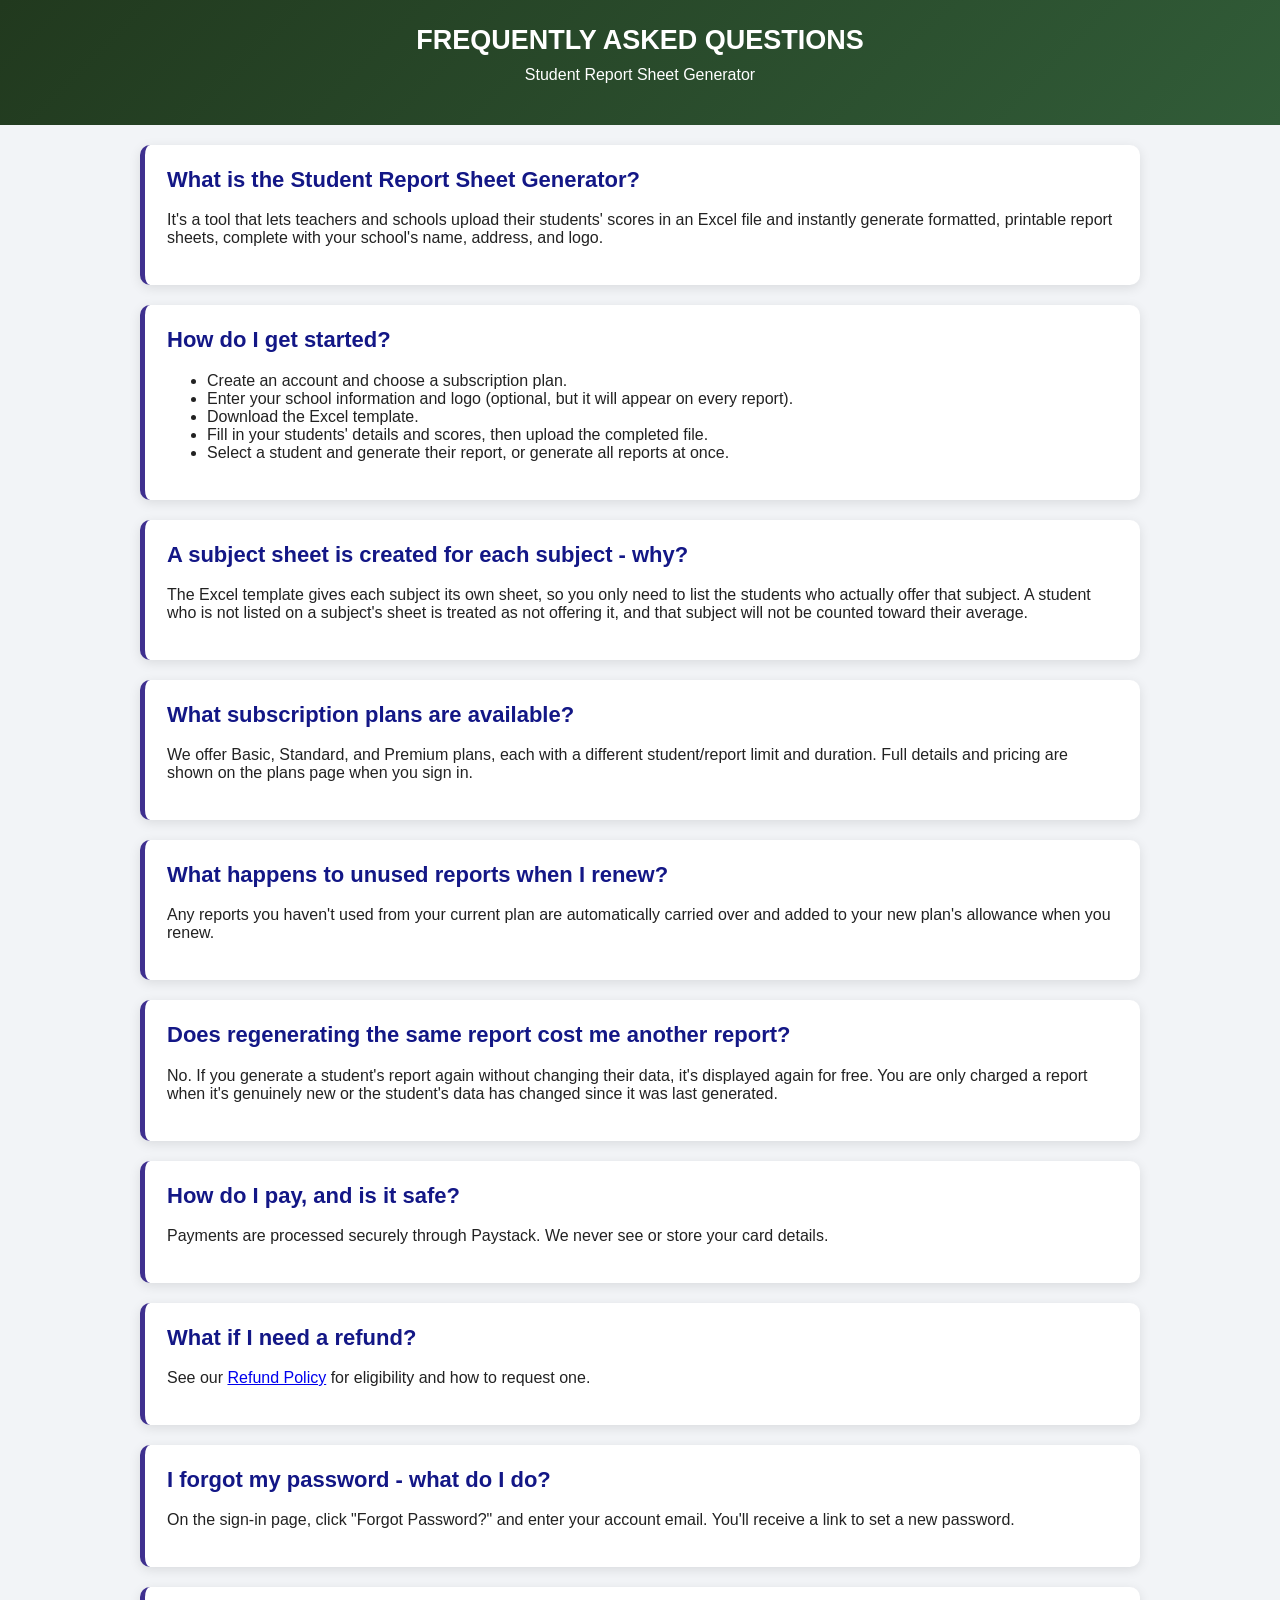
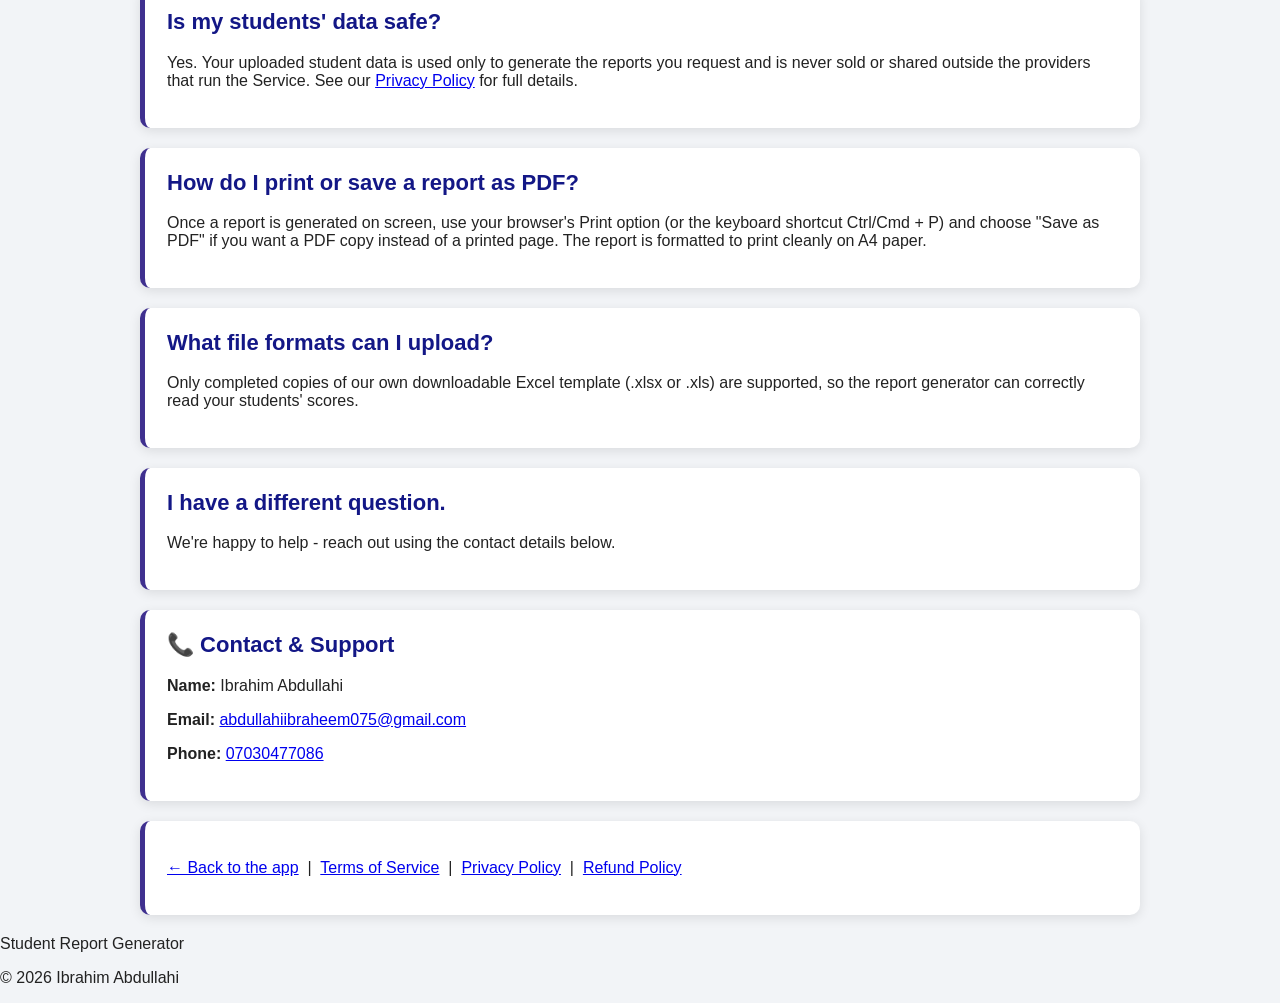
<file: faq.html>
<!DOCTYPE html>
<html lang="en">

<head>

    <meta charset="UTF-8">

    <meta
        name="viewport"
        content="width=device-width, initial-scale=1.0"
    >

    <title>FAQ - Student Report Sheet Generator</title>

    <link
        rel="stylesheet"
        href="style.css"
    >

</head>


<body>


    <header>

        <h1>
            FREQUENTLY ASKED QUESTIONS
        </h1>

        <p>
            Student Report Sheet Generator
        </p>

    </header>


    <main>

        <section class="card">

            <h2>
                What is the Student Report Sheet Generator?
            </h2>

            <p>
                It's a tool that lets teachers and schools upload their
                students' scores in an Excel file and instantly generate
                formatted, printable report sheets, complete with your
                school's name, address, and logo.
            </p>

        </section>


        <section class="card">

            <h2>
                How do I get started?
            </h2>

            <ul>

                <li>
                    Create an account and choose a subscription plan.
                </li>

                <li>
                    Enter your school information and logo (optional,
                    but it will appear on every report).
                </li>

                <li>
                    Download the Excel template.
                </li>

                <li>
                    Fill in your students' details and scores, then
                    upload the completed file.
                </li>

                <li>
                    Select a student and generate their report, or
                    generate all reports at once.
                </li>

            </ul>

        </section>


        <section class="card">

            <h2>
                A subject sheet is created for each subject - why?
            </h2>

            <p>
                The Excel template gives each subject its own sheet, so
                you only need to list the students who actually offer
                that subject. A student who is not listed on a subject's
                sheet is treated as not offering it, and that subject
                will not be counted toward their average.
            </p>

        </section>


        <section class="card">

            <h2>
                What subscription plans are available?
            </h2>

            <p>
                We offer Basic, Standard, and Premium plans, each with a
                different student/report limit and duration. Full
                details and pricing are shown on the plans page when you
                sign in.
            </p>

        </section>


        <section class="card">

            <h2>
                What happens to unused reports when I renew?
            </h2>

            <p>
                Any reports you haven't used from your current plan are
                automatically carried over and added to your new plan's
                allowance when you renew.
            </p>

        </section>


        <section class="card">

            <h2>
                Does regenerating the same report cost me another report?
            </h2>

            <p>
                No. If you generate a student's report again without
                changing their data, it's displayed again for free. You
                are only charged a report when it's genuinely new or the
                student's data has changed since it was last generated.
            </p>

        </section>


        <section class="card">

            <h2>
                How do I pay, and is it safe?
            </h2>

            <p>
                Payments are processed securely through Paystack. We
                never see or store your card details.
            </p>

        </section>


        <section class="card">

            <h2>
                What if I need a refund?
            </h2>

            <p>
                See our
                <a href="refund.html">Refund Policy</a>
                for eligibility and how to request one.
            </p>

        </section>


        <section class="card">

            <h2>
                I forgot my password - what do I do?
            </h2>

            <p>
                On the sign-in page, click "Forgot Password?" and enter
                your account email. You'll receive a link to set a new
                password.
            </p>

        </section>


        <section class="card">

            <h2>
                Is my students' data safe?
            </h2>

            <p>
                Yes. Your uploaded student data is used only to generate
                the reports you request and is never sold or shared
                outside the providers that run the Service. See our
                <a href="privacy.html">Privacy Policy</a>
                for full details.
            </p>

        </section>


        <section class="card">

            <h2>
                How do I print or save a report as PDF?
            </h2>

            <p>
                Once a report is generated on screen, use your browser's
                Print option (or the keyboard shortcut Ctrl/Cmd + P) and
                choose "Save as PDF" if you want a PDF copy instead of a
                printed page. The report is formatted to print cleanly on
                A4 paper.
            </p>

        </section>


        <section class="card">

            <h2>
                What file formats can I upload?
            </h2>

            <p>
                Only completed copies of our own downloadable Excel
                template (.xlsx or .xls) are supported, so the report
                generator can correctly read your students' scores.
            </p>

        </section>


        <section class="card">

            <h2>
                I have a different question.
            </h2>

            <p>
                We're happy to help - reach out using the contact details
                below.
            </p>

        </section>


        <section class="card" id="contactSection">

            <h2>
                📞 Contact &amp; Support
            </h2>

            <p>
                <strong>Name:</strong>
                Ibrahim Abdullahi
            </p>

            <p>
                <strong>Email:</strong>
                <a href="mailto:abdullahiibraheem075@gmail.com">
                    abdullahiibraheem075@gmail.com
                </a>
            </p>

            <p>
                <strong>Phone:</strong>
                <a href="tel:07030477086">
                    07030477086
                </a>
            </p>

        </section>


        <section class="card">

            <p>
                <a href="index.html">← Back to the app</a>
                &nbsp;|&nbsp;
                <a href="terms.html">Terms of Service</a>
                &nbsp;|&nbsp;
                <a href="privacy.html">Privacy Policy</a>
                &nbsp;|&nbsp;
                <a href="refund.html">Refund Policy</a>
            </p>

        </section>

    </main>


    <footer>

        <p>
            Student Report Generator
        </p>

        <p>
            © 2026 Ibrahim Abdullahi
        </p>

    </footer>


</body>

</html>
</file>
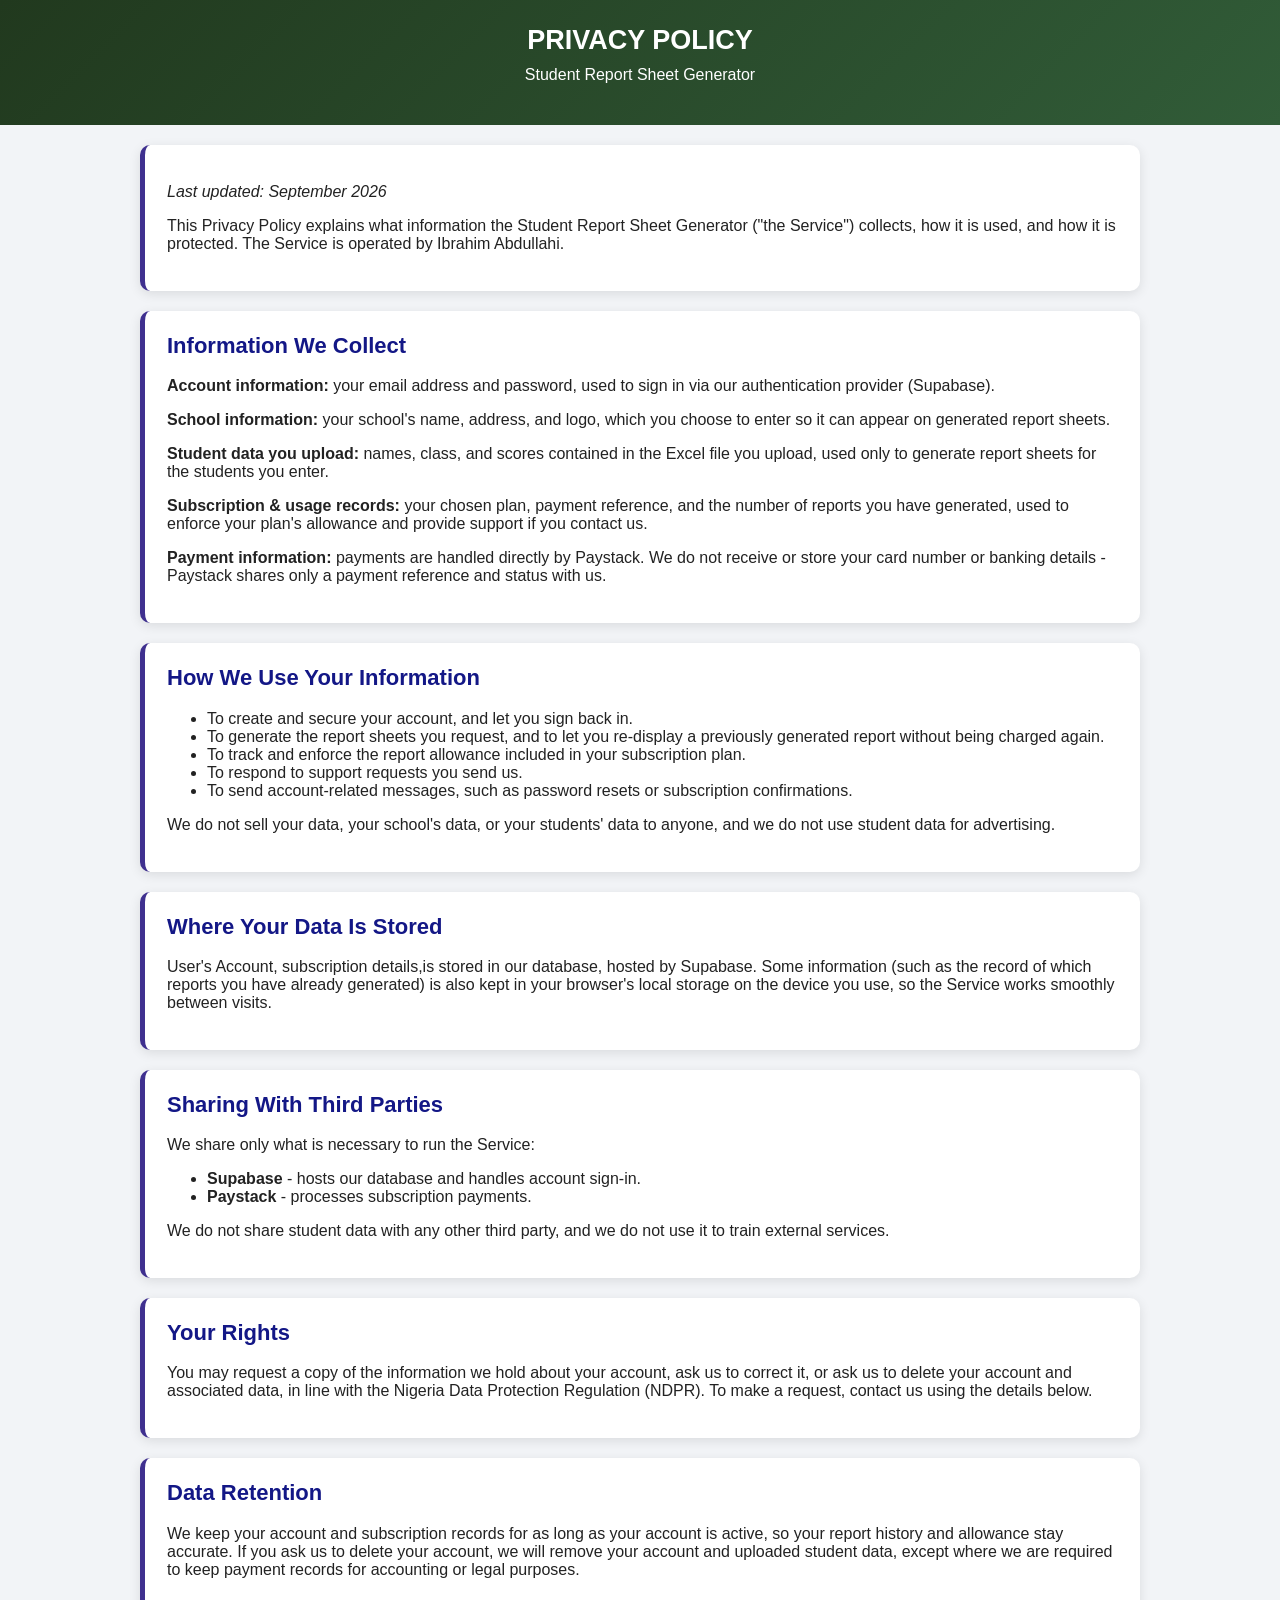
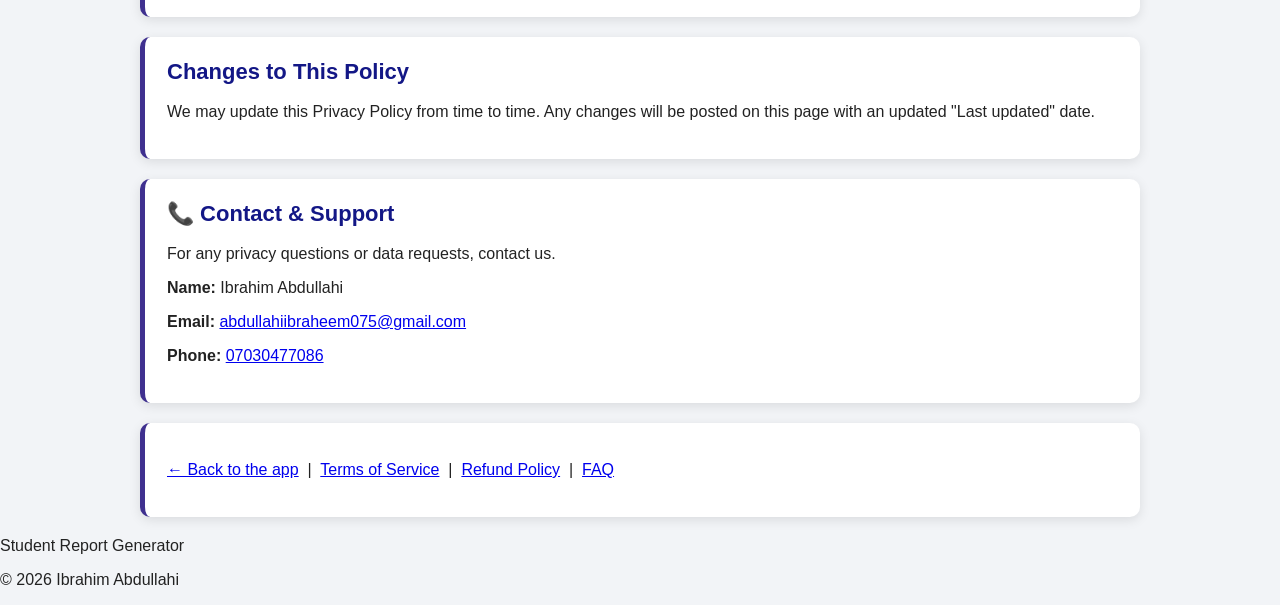
<file: privacy.html>
<!DOCTYPE html>
<html lang="en">

<head>

    <meta charset="UTF-8">

    <meta
        name="viewport"
        content="width=device-width, initial-scale=1.0"
    >

    <title>Privacy Policy - Student Report Sheet Generator</title>

    <link
        rel="stylesheet"
        href="style.css"
    >

</head>


<body>


    <header>

        <h1>
            PRIVACY POLICY
        </h1>

        <p>
            Student Report Sheet Generator
        </p>

    </header>


    <main>

        <section class="card">

            <p>
                <em>Last updated: September 2026</em>
            </p>

            <p>
                This Privacy Policy explains what information the
                Student Report Sheet Generator ("the Service") collects,
                how it is used, and how it is protected. The Service is
                operated by Ibrahim Abdullahi.
            </p>

        </section>


        <section class="card">

            <h2>
                Information We Collect
            </h2>

            <p>
                <strong>Account information:</strong>
                your email address and password, used to sign in via our
                authentication provider (Supabase).
            </p>

            <p>
                <strong>School information:</strong>
                your school's name, address, and logo, which you choose
                to enter so it can appear on generated report sheets.
            </p>

            <p>
                <strong>Student data you upload:</strong>
                names, class, and scores contained in the Excel file you
                upload, used only to generate report sheets for the
                students you enter.
            </p>

            <p>
                <strong>Subscription &amp; usage records:</strong>
                your chosen plan, payment reference, and the number of
                reports you have generated, used to enforce your plan's
                allowance and provide support if you contact us.
            </p>

            <p>
                <strong>Payment information:</strong>
                payments are handled directly by Paystack. We do not
                receive or store your card number or banking details -
                Paystack shares only a payment reference and status
                with us.
            </p>

        </section>


        <section class="card">

            <h2>
                How We Use Your Information
            </h2>

            <ul>

                <li>
                    To create and secure your account, and let you sign
                    back in.
                </li>

                <li>
                    To generate the report sheets you request, and to
                    let you re-display a previously generated report
                    without being charged again.
                </li>

                <li>
                    To track and enforce the report allowance included in
                    your subscription plan.
                </li>

                <li>
                    To respond to support requests you send us.
                </li>

                <li>
                    To send account-related messages, such as password
                    resets or subscription confirmations.
                </li>

            </ul>

            <p>
                We do not sell your data, your school's data, or your
                students' data to anyone, and we do not use student data
                for advertising.
            </p>

        </section>


        <section class="card">

            <h2>
                Where Your Data Is Stored
            </h2>

            <p>
                User's Account, subscription details,is stored in our
                database, hosted by Supabase. Some information (such as
                the record of which reports you have already generated)
                is also kept in your browser's local storage on the
                device you use, so the Service works smoothly between
                visits.
            </p>

        </section>


        <section class="card">

            <h2>
                Sharing With Third Parties
            </h2>

            <p>
                We share only what is necessary to run the Service:
            </p>

            <ul>

                <li>
                    <strong>Supabase</strong>
                    - hosts our database and handles account sign-in.
                </li>

                <li>
                    <strong>Paystack</strong>
                    - processes subscription payments.
                </li>

            </ul>

            <p>
                We do not share student data with any other third party,
                and we do not use it to train external services.
            </p>

        </section>


        <section class="card">

            <h2>
                Your Rights
            </h2>

            <p>
                You may request a copy of the information we hold about
                your account, ask us to correct it, or ask us to delete
                your account and associated data, in line with the
                Nigeria Data Protection Regulation (NDPR). To make a
                request, contact us using the details below.
            </p>

        </section>


        <section class="card">

            <h2>
                Data Retention
            </h2>

            <p>
                We keep your account and subscription records for as
                long as your account is active, so your report history
                and allowance stay accurate. If you ask us to delete your
                account, we will remove your account and uploaded student
                data, except where we are required to keep payment
                records for accounting or legal purposes.
            </p>

        </section>


        <section class="card">

            <h2>
                Changes to This Policy
            </h2>

            <p>
                We may update this Privacy Policy from time to time. Any
                changes will be posted on this page with an updated
                "Last updated" date.
            </p>

        </section>


        <section class="card" id="contactSection">

            <h2>
                📞 Contact &amp; Support
            </h2>

            <p>
                For any privacy questions or data requests, contact us.
            </p>

            <p>
                <strong>Name:</strong>
                Ibrahim Abdullahi
            </p>

            <p>
                <strong>Email:</strong>
                <a href="mailto:abdullahiibraheem075@gmail.com">
                    abdullahiibraheem075@gmail.com
                </a>
            </p>

            <p>
                <strong>Phone:</strong>
                <a href="tel:07030477086">
                    07030477086
                </a>
            </p>

        </section>


        <section class="card">

            <p>
                <a href="index.html">← Back to the app</a>
                &nbsp;|&nbsp;
                <a href="terms.html">Terms of Service</a>
                &nbsp;|&nbsp;
                <a href="refund.html">Refund Policy</a>
                &nbsp;|&nbsp;
                <a href="faq.html">FAQ</a>
            </p>

        </section>

    </main>


    <footer>

        <p>
            Student Report Generator
        </p>

        <p>
            © 2026 Ibrahim Abdullahi
        </p>

    </footer>


</body>

</html>
</file>
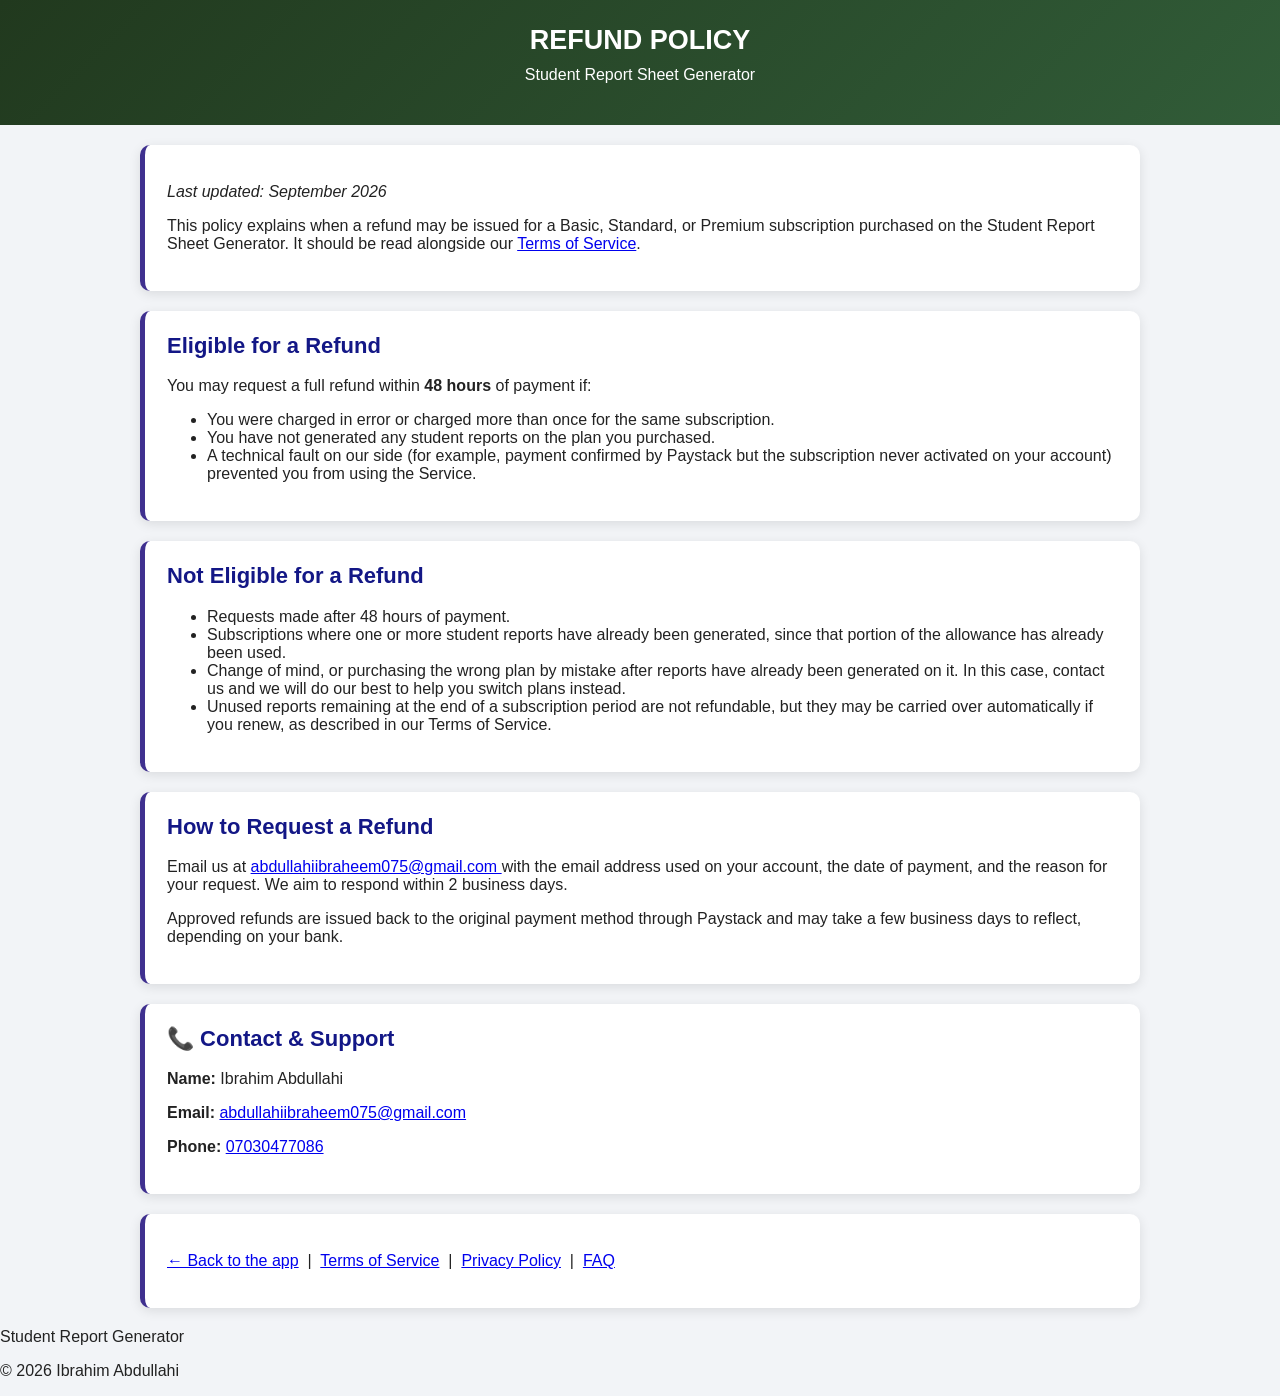
<file: refund.html>
<!DOCTYPE html>
<html lang="en">

<head>

    <meta charset="UTF-8">

    <meta
        name="viewport"
        content="width=device-width, initial-scale=1.0"
    >

    <title>Refund Policy - Student Report Sheet Generator</title>

    <link
        rel="stylesheet"
        href="style.css"
    >

</head>


<body>


    <header>

        <h1>
            REFUND POLICY
        </h1>

        <p>
            Student Report Sheet Generator
        </p>

    </header>


    <main>

        <section class="card">

            <p>
                <em>Last updated: September 2026</em>
            </p>

            <p>
                This policy explains when a refund may be issued for a
                Basic, Standard, or Premium subscription purchased on
                the Student Report Sheet Generator. It should be read
                alongside our
                <a href="terms.html">Terms of Service</a>.
            </p>

        </section>


        <section class="card">

            <h2>
                Eligible for a Refund
            </h2>

            <p>
                You may request a full refund within
                <strong>48 hours</strong>
                of payment if:
            </p>

            <ul>

                <li>
                    You were charged in error or charged more than once
                    for the same subscription.
                </li>

                <li>
                    You have not generated any student reports on the
                    plan you purchased.
                </li>

                <li>
                    A technical fault on our side (for example, payment
                    confirmed by Paystack but the subscription never
                    activated on your account) prevented you from using
                    the Service.
                </li>

            </ul>

        </section>


        <section class="card">

            <h2>
                Not Eligible for a Refund
            </h2>

            <ul>

                <li>
                    Requests made after 48 hours of payment.
                </li>

                <li>
                    Subscriptions where one or more student reports have
                    already been generated, since that portion of the
                    allowance has already been used.
                </li>

                <li>
                    Change of mind, or purchasing the wrong plan by
                    mistake after reports have already been generated on
                    it. In this case, contact us and we will do our best
                    to help you switch plans instead.
                </li>

                <li>
                    Unused reports remaining at the end of a subscription
                    period are not refundable, but they may be carried
                    over automatically if you renew, as described in our
                    Terms of Service.
                </li>

            </ul>

        </section>


        <section class="card">

            <h2>
                How to Request a Refund
            </h2>

            <p>
                Email us at
                <a href="mailto:abdullahiibraheem075@gmail.com">
                    abdullahiibraheem075@gmail.com
                </a>
                with the email address used on your account, the date
                of payment, and the reason for your request. We aim to
                respond within 2 business days.
            </p>

            <p>
                Approved refunds are issued back to the original payment
                method through Paystack and may take a few business days
                to reflect, depending on your bank.
            </p>

        </section>


        <section class="card" id="contactSection">

            <h2>
                📞 Contact &amp; Support
            </h2>

            <p>
                <strong>Name:</strong>
                Ibrahim Abdullahi
            </p>

            <p>
                <strong>Email:</strong>
                <a href="mailto:abdullahiibraheem075@gmail.com">
                    abdullahiibraheem075@gmail.com
                </a>
            </p>

            <p>
                <strong>Phone:</strong>
                <a href="tel:07030477086">
                    07030477086
                </a>
            </p>

        </section>


        <section class="card">

            <p>
                <a href="index.html">← Back to the app</a>
                &nbsp;|&nbsp;
                <a href="terms.html">Terms of Service</a>
                &nbsp;|&nbsp;
                <a href="privacy.html">Privacy Policy</a>
                &nbsp;|&nbsp;
                <a href="faq.html">FAQ</a>
            </p>

        </section>

    </main>


    <footer>

        <p>
            Student Report Generator
        </p>

        <p>
            © 2026 Ibrahim Abdullahi
        </p>

    </footer>


</body>

</html>
</file>
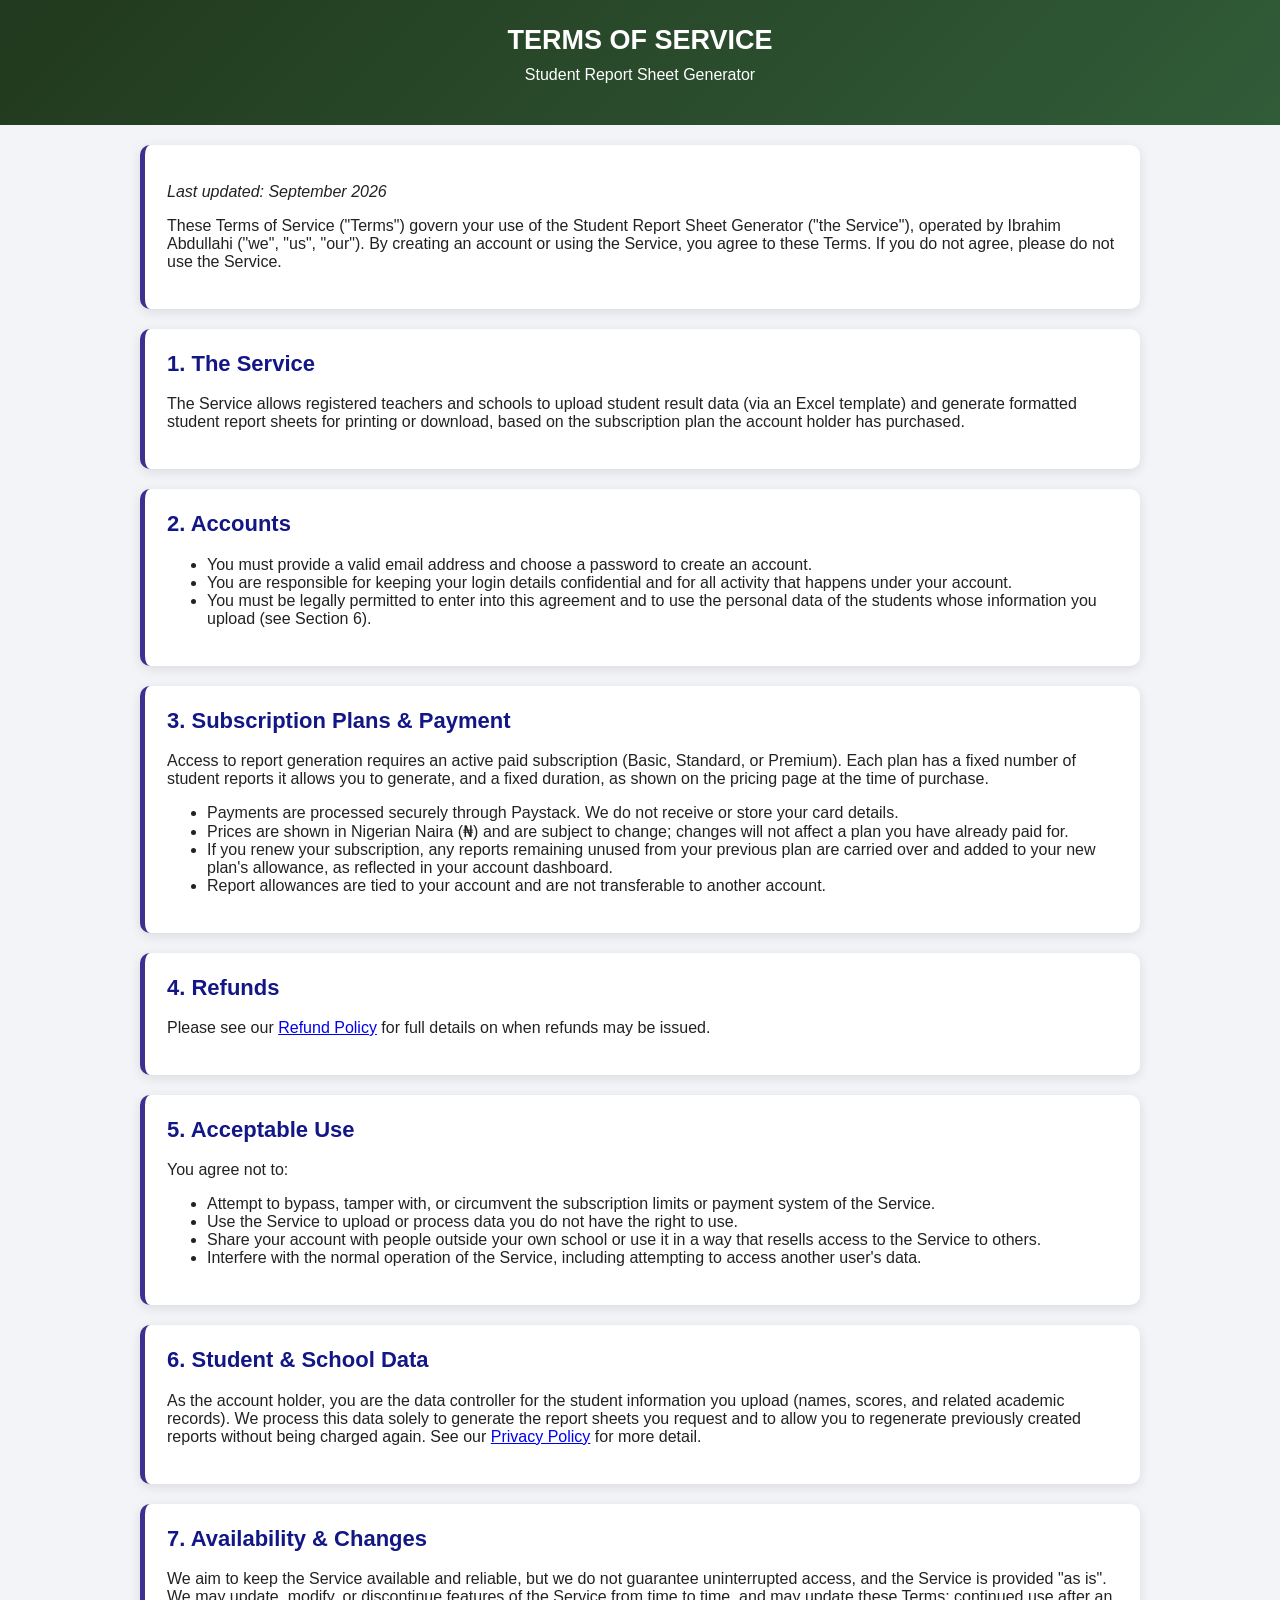
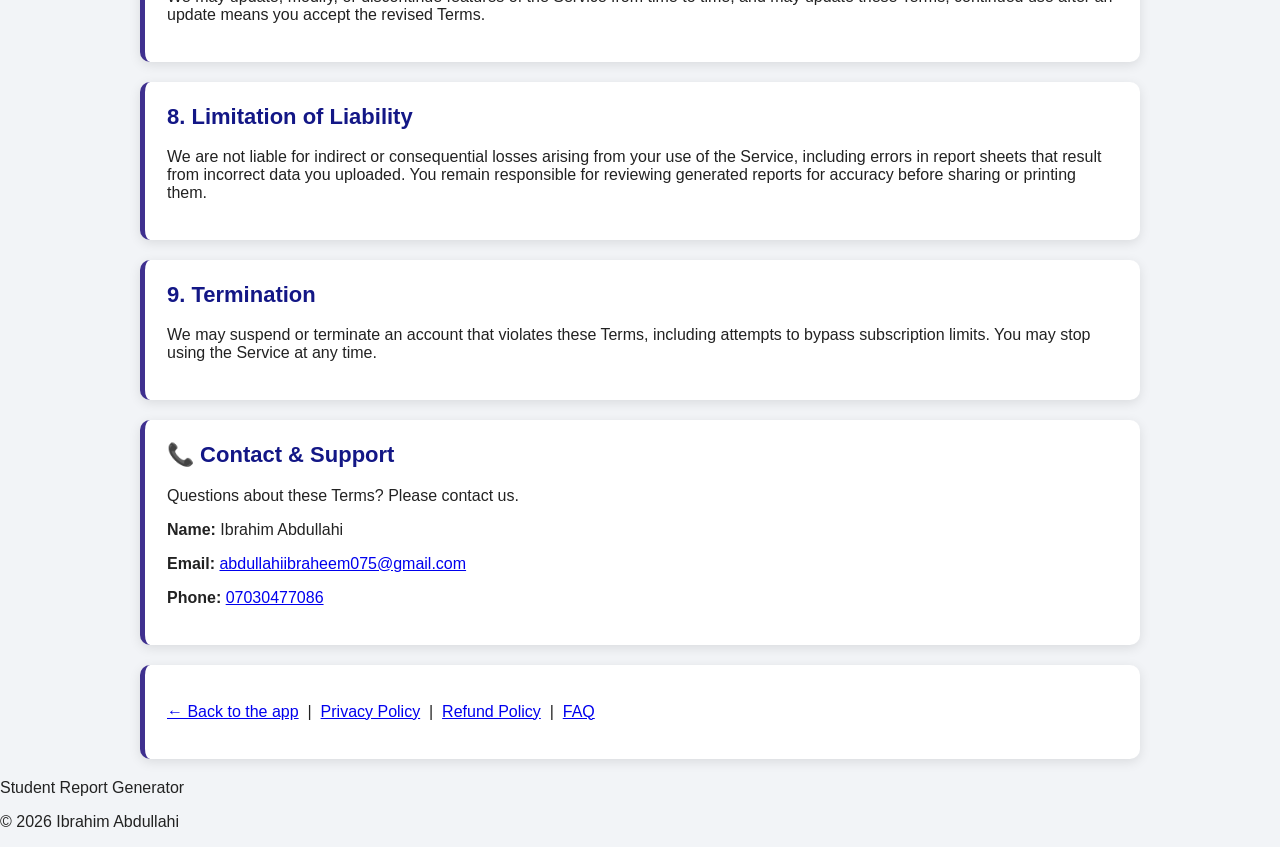
<file: terms.html>
<!DOCTYPE html>
<html lang="en">

<head>

    <meta charset="UTF-8">

    <meta
        name="viewport"
        content="width=device-width, initial-scale=1.0"
    >

    <title>Terms of Service - Student Report Sheet Generator</title>

    <link
        rel="stylesheet"
        href="style.css"
    >

</head>


<body>


    <header>

        <h1>
            TERMS OF SERVICE
        </h1>

        <p>
            Student Report Sheet Generator
        </p>

    </header>


    <main>

        <section class="card">

            <p>
                <em>Last updated: September 2026</em>
            </p>

            <p>
                These Terms of Service ("Terms") govern your use of the
                Student Report Sheet Generator ("the Service"), operated
                by Ibrahim Abdullahi ("we", "us", "our"). By creating an
                account or using the Service, you agree to these Terms.
                If you do not agree, please do not use the Service.
            </p>

        </section>


        <section class="card">

            <h2>
                1. The Service
            </h2>

            <p>
                The Service allows registered teachers and schools to
                upload student result data (via an Excel template) and
                generate formatted student report sheets for printing
                or download, based on the subscription plan the account
                holder has purchased.
            </p>

        </section>


        <section class="card">

            <h2>
                2. Accounts
            </h2>

            <ul>

                <li>
                    You must provide a valid email address and choose a
                    password to create an account.
                </li>

                <li>
                    You are responsible for keeping your login details
                    confidential and for all activity that happens under
                    your account.
                </li>

                <li>
                    You must be legally permitted to enter into this
                    agreement and to use the personal data of the
                    students whose information you upload (see Section 6).
                </li>

            </ul>

        </section>


        <section class="card">

            <h2>
                3. Subscription Plans &amp; Payment
            </h2>

            <p>
                Access to report generation requires an active paid
                subscription (Basic, Standard, or Premium). Each plan
                has a fixed number of student reports it allows you to
                generate, and a fixed duration, as shown on the pricing
                page at the time of purchase.
            </p>

            <ul>

                <li>
                    Payments are processed securely through Paystack. We
                    do not receive or store your card details.
                </li>

                <li>
                    Prices are shown in Nigerian Naira (₦) and are
                    subject to change; changes will not affect a plan
                    you have already paid for.
                </li>

                <li>
                    If you renew your subscription, any reports remaining
                    unused from your previous plan are carried over and
                    added to your new plan's allowance, as reflected in
                    your account dashboard.
                </li>

                <li>
                    Report allowances are tied to your account and are
                    not transferable to another account.
                </li>

            </ul>

        </section>


        <section class="card">

            <h2>
                4. Refunds
            </h2>

            <p>
                Please see our
                <a href="refund.html">Refund Policy</a>
                for full details on when refunds may be issued.
            </p>

        </section>


        <section class="card">

            <h2>
                5. Acceptable Use
            </h2>

            <p>
                You agree not to:
            </p>

            <ul>

                <li>
                    Attempt to bypass, tamper with, or circumvent the
                    subscription limits or payment system of the Service.
                </li>

                <li>
                    Use the Service to upload or process data you do not
                    have the right to use.
                </li>

                <li>
                    Share your account with people outside your own
                    school or use it in a way that resells access to
                    the Service to others.
                </li>

                <li>
                    Interfere with the normal operation of the Service,
                    including attempting to access another user's data.
                </li>

            </ul>

        </section>


        <section class="card">

            <h2>
                6. Student &amp; School Data
            </h2>

            <p>
                As the account holder, you are the data controller for
                the student information you upload (names, scores, and
                related academic records). We process this data solely
                to generate the report sheets you request and to allow
                you to regenerate previously created reports without
                being charged again. See our
                <a href="privacy.html">Privacy Policy</a>
                for more detail.
            </p>

        </section>


        <section class="card">

            <h2>
                7. Availability &amp; Changes
            </h2>

            <p>
                We aim to keep the Service available and reliable, but we
                do not guarantee uninterrupted access, and the Service is
                provided "as is". We may update, modify, or discontinue
                features of the Service from time to time, and may update
                these Terms; continued use after an update means you
                accept the revised Terms.
            </p>

        </section>


        <section class="card">

            <h2>
                8. Limitation of Liability
            </h2>

            <p>
                We are not liable for indirect or consequential losses
                arising from your use of the Service, including errors
                in report sheets that result from incorrect data you
                uploaded. You remain responsible for reviewing generated
                reports for accuracy before sharing or printing them.
            </p>

        </section>


        <section class="card">

            <h2>
                9. Termination
            </h2>

            <p>
                We may suspend or terminate an account that violates
                these Terms, including attempts to bypass subscription
                limits. You may stop using the Service at any time.
            </p>

        </section>


        <section class="card" id="contactSection">

            <h2>
                📞 Contact &amp; Support
            </h2>

            <p>
                Questions about these Terms? Please contact us.
            </p>

            <p>
                <strong>Name:</strong>
                Ibrahim Abdullahi
            </p>

            <p>
                <strong>Email:</strong>
                <a href="mailto:abdullahiibraheem075@gmail.com">
                    abdullahiibraheem075@gmail.com
                </a>
            </p>

            <p>
                <strong>Phone:</strong>
                <a href="tel:07030477086">
                    07030477086
                </a>
            </p>

        </section>


        <section class="card">

            <p>
                <a href="index.html">← Back to the app</a>
                &nbsp;|&nbsp;
                <a href="privacy.html">Privacy Policy</a>
                &nbsp;|&nbsp;
                <a href="refund.html">Refund Policy</a>
                &nbsp;|&nbsp;
                <a href="faq.html">FAQ</a>
            </p>

        </section>

    </main>


    <footer>

        <p>
            Student Report Generator
        </p>

        <p>
            © 2026 Ibrahim Abdullahi
        </p>

    </footer>


</body>

</html>
</file>
<file: style.css>
/* =========================================================
   GENERAL PAGE
   ========================================================= */

* {
    box-sizing: border-box;
}

html,
body {
    margin: 0;
    padding: 0;
    font-family: Arial, sans-serif;
    background: #f2f4f7;
    color: #222;
}


/* =========================================================
   HEADER
   ========================================================= */

header {
    background: linear-gradient(135deg, #21391e, #315c38);
    color: white;
    text-align: center;
    padding: 25px 15px;
}

header h1 {
    margin: 0;
    font-size: 27px;
    font-weight: 800;
}

header p {
    margin-top: 10px;
    font-size: 16px;
}


/* =========================================================
   MAIN
   ========================================================= */

main {
    width: 95%;
    max-width: 1000px;
    margin: 20px auto;
}


/* =========================================================
   CARDS
   ========================================================= */

.card {
    background: white;
    padding: 22px;
    margin-bottom: 20px;
    border-radius: 10px;
    border-left: 5px solid #3f308f;
    box-shadow: 0 3px 12px rgba(0, 0, 0, 0.10);
}

.card h2 {
    margin-top: 0;
    color: #131786;
    font-size: 22px;
}


/* =========================================================
   BUTTONS
   ========================================================= */

button {
    background: linear-gradient(135deg, #3f308f, #5946b8);
    color: white;
    border: none;
    padding: 12px 20px;
    margin: 8px 8px 8px 0;
    border-radius: 15px;
    cursor: pointer;
    font-size: 15px;
    font-weight: bold;
}

button:hover {
    opacity: 0.88;
    transform: translateY(-1px);
}
.back-to-app-button {
    display: block;
    width: 100%;
    max-width: 300px;
    margin: 0 auto 20px;
    padding: 12px 20px;
    border: none;
    border-radius: 8px;
    background: #555;
    color: white;
    font-size: 16px;
    font-weight: bold;
    cursor: pointer;
}

.back-to-app-button:hover {
    opacity: 0.9;
}

.forgot-button {
  display: block;
  margin-top: 15px;
  text-align: center;
  color: #0c21e2;
  text-decoration: underline;
  cursor: pointer;
  font-weight: bold;
  font-size: 17px;
}

.forgot-button:hover {
  color: #0b263f;
}


/* =========================================================
   INPUTS
   ========================================================= */

input[type="file"] {
    width: 100%;
    padding: 12px;
    border: 1px solid #bbb;
    border-radius: 6px;
    background: #fafafa;
}

select {
    padding: 11px;
    min-width: 250px;
    border: 1px solid #aaa;
    border-radius: 6px;
    margin: 8px;
    font-size: 15px;
}

#fileStatus {
    font-weight: bold;
}


/* =========================================================
   SUBSCRIPTION
   ========================================================= */

.subscription-section {
    max-width: 1100px;
    margin: 30px auto;
    padding: 20px;
    text-align: center;
}

.subscription-section h2 {
    margin-bottom: 8px;
    color: #21391e;
}

.subscription-intro {
    margin-bottom: 25px;
}

.plans-container {
    display: flex;
    gap: 20px;
    justify-content: center;
    align-items: stretch;
    flex-wrap: wrap;
}

.plan-card {
    width: 280px;
    padding: 25px;
    border-radius: 12px;
    background: white;
    box-shadow: 0 3px 12px rgba(0, 0, 0, 0.12);
    position: relative;
    text-align: left;
    border-top: 5px solid #3f308f;
}

.plan-card h3 {
    text-align: center;
    font-size: 24px;
    color: #21391e;
}

.plan-price {
    text-align: center;
    font-size: 30px;
    font-weight: bold;
    margin: 15px 0;
    color: #3f308f;
}

.plan-price span {
    display: block;
    font-size: 14px;
    font-weight: normal;
    color: #555;
}

.plan-card p {
    text-align: center;
}

.plan-card li {
    margin: 10px 0;
}

.subscribe-button {
    width: 100%;
    padding: 12px;
    border: none;
    border-radius: 7px;
    cursor: pointer;
    font-size: 16px;
    font-weight: bold;
}

.popular-plan {
    border: 3px solid #2563eb;
}

.popular-label {
    text-align: center;
    font-size: 12px;
    font-weight: bold;
    margin-bottom: 10px;
}


/* =========================================================
   REPORT CONTAINER
   ========================================================= */

#reportContainer {
    width: 100%;
    height: auto;
    overflow: visible;
}


/* =========================================================
   REPORT SHEET
   ========================================================= */

.report {
    width: 100%;
    max-width: 210mm;
    min-height: 277mm;

    margin: 25px auto;
    padding: 10mm;

    background: white;

    border: 1px solid #ccc;

    box-shadow:
        0 3px 15px rgba(0, 0, 0, 0.12);

    color: #222;

    font-family: Arial, sans-serif;

    overflow: visible;
}


/* =========================================================
   SCHOOL HEADER
   ========================================================= */

.school-header {
    text-align: center;

    border-bottom:
        3px solid #315c38;

    padding-bottom: 12px;

    margin-bottom: 15px;
}

.school-header h1 {
    margin: 0;

    font-size: 26px;

    font-weight: 800;

    color: #21391e;
}

.school-header h2 {
    margin: 8px 0;

    font-size: 20px;

    color: #3f308f;

    font-weight: 800;
}

.school-header p {
    margin: 4px 0;

    font-size: 15px;
}


/* =========================================================
   STUDENT INFORMATION
   ========================================================= */

.student-info {
    display: grid;

    grid-template-columns:
        1fr 1fr;

    gap: 7px;

    margin-bottom: 16px;
}

.student-info div {
    padding: 8px 10px;

    border:
        1px solid #c8d4cc;

    border-radius: 5px;

    background: #f4f8f5;

    font-size: 15px;

    font-weight: bold;
}

.student-info div strong {
    color: #21391e;
}


/* =========================================================
   RESULT TABLE
   ========================================================= */

.result-table {
    width: 100%;

    border-collapse:
        collapse;

    margin-top: 12px;
}

.result-table th,
.result-table td {
    border:
        1px solid #333;

    padding: 8px;

    text-align: center;

    font-size: 14px;
}

.result-table th {
    background: #315c38;

    color: white;

    font-weight: bold;
}

.result-table tr:nth-child(even) {
    background: #f5f8f5;
}

.subject-name {
    text-align: left !important;

    font-weight: bold;
}


/* =========================================================
   SUMMARY
   ========================================================= */

.summary {
    margin-top: 12px;

    border:
        1px solid #9daaa0;

    border-left:
        5px solid #3f308f;

    border-radius: 6px;

    padding: 10px;

    background: #f7f7fb;

    display: grid;

    grid-template-columns:
        repeat(4, 1fr);

    gap: 8px;
}

.summary p {
    margin: 0;

    padding: 6px;

    text-align: center;

    font-weight: bold;

    font-size: 14px;
}

.summary strong {
    display: block;

    color: #3f308f;

    margin-bottom: 3px;
}

.position-value {
    display: block;

    font-size: 18px;

    font-weight: 800;

    color: #30246f;
}


/* =========================================================
   BEHAVIORAL SECTION
   ========================================================= */

.behavior-section {
    margin-top: 15px;

    width: 100%;
}

.behavior-section h3 {
    margin: 0 0 5px 0;

    padding: 7px 9px;

    background: #e8edf5;

    color: #21391e;

    border-left:
        4px solid #3f308f;

    font-size: 15px;
}

.behavior-section > p {
    margin: 4px 0 6px 0;

    font-size: 11px;

    color: #555;
}


/* =========================================================
   BEHAVIOR TABLE
   ========================================================= */

.behavior-table {
    width: 100%;

    border-collapse:
        collapse;

    table-layout:
        fixed;
}

.behavior-table th,
.behavior-table td {
    border:
        1px solid #999;

    padding:
        7px 4px;

    text-align:
        center;

    vertical-align:
        middle;

    font-size:
        11px;
}

.behavior-table th {
    background:
        #eef3ea;

    color:
        #21391e;

    font-weight:
        bold;
}

.behavior-table td {
    background:
        #ffffff;
}

.behavior-table th:first-child,
.behavior-table td:first-child {
    width: 18%;

    font-weight:
        bold;
}

.behavior-table th:nth-child(2),
.behavior-table td:nth-child(2),
.behavior-table th:nth-child(3),
.behavior-table td:nth-child(3),
.behavior-table th:nth-child(4),
.behavior-table td:nth-child(4),
.behavior-table th:nth-child(5),
.behavior-table td:nth-child(5),
.behavior-table th:nth-child(6),
.behavior-table td:nth-child(6) {
    width: 16.4%;
}

.behavior-table .trait-title {
    font-weight:
        bold;

    text-align:
        center;
}

.behavior-table .trait-rating {
    font-size:
        14px;

    font-weight:
        bold;

    color:
        #3f308f;
}


/* =========================================================
   COMMENTS
   ========================================================= */

.comments {
    margin-top: 15px;
}

.comments p {
    margin:
        7px 0 3px 0;

    font-size:
        13px;
}

.comment-box {
    border:
        1px solid #aaa;

    border-radius:
        4px;

    min-height:
        35px;

    padding:
        6px 8px;

    background:
        #fafafa;

    font-size:
        12px;
}


/* =========================================================
   PRINT
   ========================================================= */

@media print {

    @page {
        size: A4 portrait;
        margin: 8mm;
    }

    html,
    body {
        margin: 0 !important;
        padding: 0 !important;
        width: 100% !important;
        background: white !important;
        overflow: visible !important;
    }

    /* -----------------------------------------------------
       HIDE WEBSITE INTERFACE
       ----------------------------------------------------- */

    header,
    footer,
    button,
    input,
    select,
    .card,
    #authSection,
    #subscriptionPlans,
    #subscriptionStatus,
    #subscriptionSection,
    #step3,
    .step3,
    .generate-section,
    .controls {
        display: none !important;
    }

    /* -----------------------------------------------------
       SHOW ONLY THE REPORT SECTION
       ----------------------------------------------------- */

    #reportSection {
    display: none !important;
}

    #reportContainer {
        display: block !important;
        width: 100% !important;
        margin: 0 !important;
        padding: 0 !important;
        background: white !important;
        overflow: visible !important;
    }

    /* -----------------------------------------------------
       EACH STUDENT REPORT
       ----------------------------------------------------- */

    .report {
        display: block !important;

        width: 100% !important;
        max-width: none !important;

        min-height: 0 !important;
        height: auto !important;

        margin: 0 !important;
        padding: 5mm !important;

        background: white !important;

        border: none !important;
        box-shadow: none !important;

        overflow: visible !important;

        page-break-inside: avoid !important;
        break-inside: avoid !important;

        page-break-after: always !important;
        break-after: page !important;
    }

    /* -----------------------------------------------------
       START EACH NEW STUDENT ON A NEW PAGE
       ----------------------------------------------------- */

    .report + .report {
        page-break-before: always !important;
        break-before: page !important;
    }

    /* -----------------------------------------------------
       DO NOT CREATE AN EXTRA BLANK PAGE AFTER LAST REPORT
       ----------------------------------------------------- */

    .report:last-child {
        page-break-after: auto !important;
        break-after: auto !important;
    }

    /* -----------------------------------------------------
       HIDE POSSIBLE FOOTER ELEMENTS
       ----------------------------------------------------- */

    body > footer,
    footer,
    .footer,
    #footer,
    .site-footer,
    .page-footer {
        display: none !important;
    }

    /* -----------------------------------------------------
       KEEP REPORT CONTENT TOGETHER
       ----------------------------------------------------- */

    .school-header,
    .student-info,
    .result-table,
    .summary,
    .behavior-section,
    .behavior-table,
    .comments {
        page-break-inside: avoid !important;
        break-inside: avoid !important;
    }

    /* -----------------------------------------------------
       TABLES
       ----------------------------------------------------- */

    table {
        border-collapse: collapse !important;
    }

    .result-table tr,
    .behavior-table tr {
        page-break-inside: avoid !important;
        break-inside: avoid !important;
    }

    /* -----------------------------------------------------
       PRESERVE REPORT COLOURS
       ----------------------------------------------------- */

    .report,
    .report * {
        -webkit-print-color-adjust: exact !important;
        print-color-adjust: exact !important;
    }
}

@media print {
  .master-sheet-table-scroll {
    overflow: visible !important;
  }

  .master-sheet-table {
    width: 100% !important;
    table-layout: fixed;
    font-size: 9px;
  }

  .master-sheet-table th,
  .master-sheet-table td {
    padding: 2px 3px;
    word-break: break-word;
  }

  .master-sheet-class {
    page-break-inside: auto;
  }

  .master-sheet-class-title {
    page-break-after: avoid;
    page-break-inside: avoid;
  }

  .master-sheet-table thead {
    display: table-header-group;
  }

  .master-sheet-table tr {
    page-break-inside: avoid;
  }

  .master-sheet-title {
    margin: 0 0 6px 0;
    font-size: 14px;
  }

  @page {
    size: A4 landscape;
    margin: 8mm;
  }
}

/* =========================================================
   MOBILE SCREEN
   ========================================================= */

@media screen and (max-width: 600px) {

    header h1 {
        font-size: 21px;
    }

    main {
        width: 96%;
    }

    .student-info {
        grid-template-columns:
            1fr;
    }

    select {
        width: 100%;

        margin:
            8px 0;
    }

    button {
        width: 100%;

        margin:
            5px 0;
    }

    .report {
        padding: 15px;

        margin:
            15px auto;
    }

    .result-table {
        font-size: 12px;
    }

    .result-table th,
    .result-table td {
        padding: 5px;

        font-size: 12px;
    }

    .summary {
        grid-template-columns:
            1fr 1fr;
    }

    .behavior-table {
        table-layout:
            fixed;
    }

    .behavior-table th,
    .behavior-table td {
        padding:
            5px 2px;

        font-size:
            10px;

        word-break:
            normal;
    }

    .behavior-table th:first-child,
    .behavior-table td:first-child {
        width:
            18%;
    }
}
</file>
